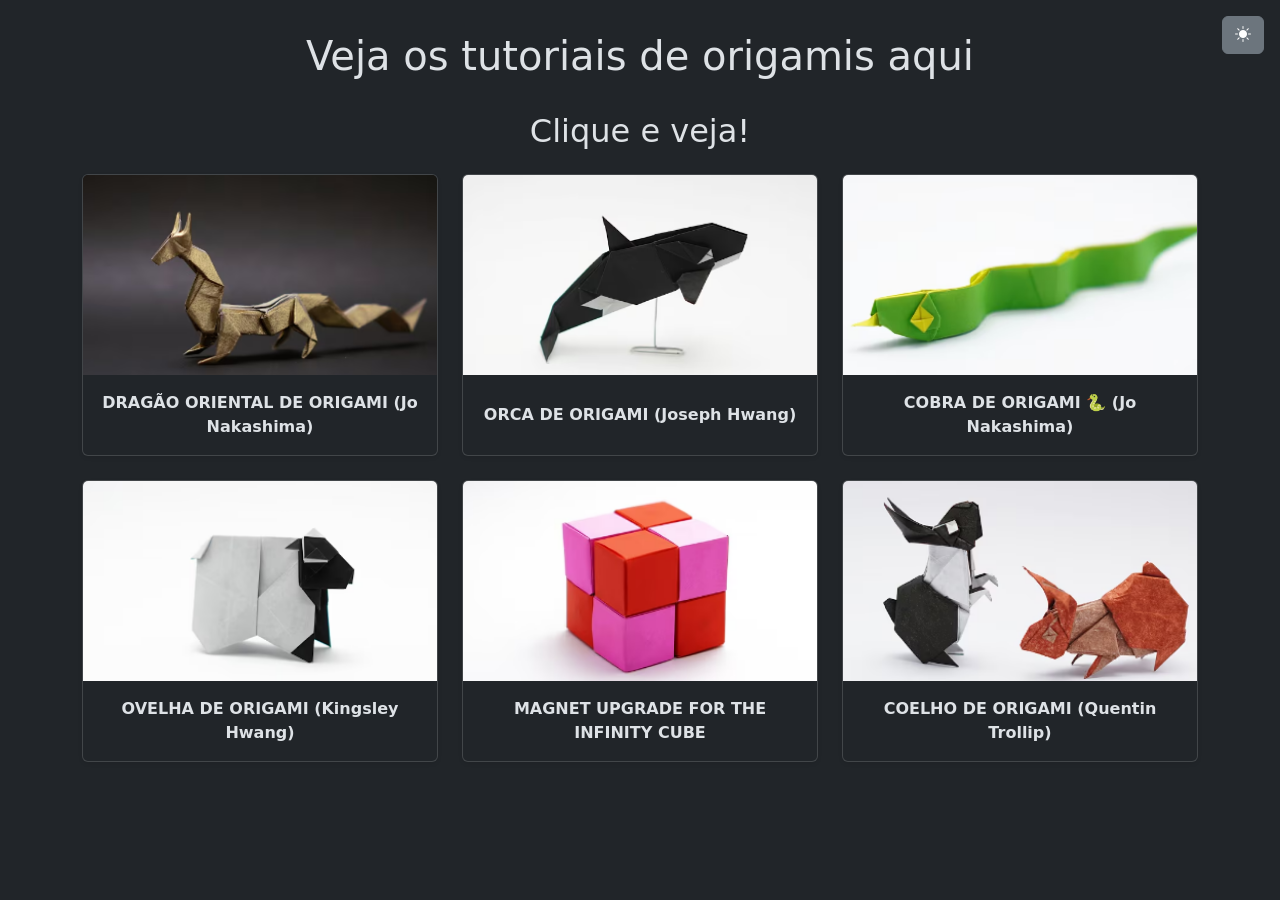
<file: aula18/index.html>
<!doctype html>
<html lang="pt-br" data-bs-theme="dark">
  <head>
    <meta charset="UTF-8" />
    <meta name="viewport" content="width=device-width, initial-scale=1.0" />
    <link
      href="https://cdn.jsdelivr.net/npm/bootstrap@5.3.8/dist/css/bootstrap.min.css"
      rel="stylesheet"
      integrity="sha384-sRIl4kxILFvY47J16cr9ZwB07vP4J8+LH7qKQnuqkuIAvNWLzeN8tE5YBujZqJLB"
      crossorigin="anonymous"
    />
    <link
      rel="stylesheet"
      href="https://cdn.jsdelivr.net/npm/bootstrap-icons@1.13.1/font/bootstrap-icons.min.css"
    />
    <title>Origamis</title>
    <style>
      .card-hover:hover {
        transform: translate(-5px, -2px);
        box-shadow: 0 8px 16px rgba(0, 0, 0, 0.2) !important;
        transition: all 0.5s;
      }
      .card-hover {
        transition: all 0.5s;
      }
    </style>
  </head>
  <body>
    <button
      class="btn btn-secondary position-absolute top-0 end-0 m-3"
      id="alterarTema"
      onclick="mudarTema()"
    >
      <i class="bi bi-brightness-high-fill"></i>
    </button>
    <br>
    <h1 class="text-center m-2">Veja os tutoriais de origamis aqui</h1>
    <br />
    <h2 class="text-center">Clique e veja!</h2>
    <div class="container text-center my-4">
      <div class="row g-4" id="linha"></div>
    </div>

    <!-- Modal -->
    <div
      class="modal fade"
      id="ModalOrigami"
      tabindex="-1"
      aria-labelledby="exampleModalLabel"
      aria-hidden="true"
    >
      <div class="modal-dialog modal-dialog-centered modal-lg">
        <div class="modal-content">
          <div class="modal-header">
            <h1 class="modal-title fs-5" id="tituloModal"></h1>
            <button
              type="button"
              class="btn-close"
              data-bs-dismiss="modal"
              aria-label="Close"
            ></button>
          </div>
          <div class="modal-body">
            <div class="ratio ratio-16x9">
              <iframe
                id="video"
                src=""
                title="YouTube video player"
                frameborder="0"
                allow="
                  accelerometer;
                  autoplay;
                  clipboard-write;
                  encrypted-media;
                  gyroscope;
                  picture-in-picture;
                  web-share;
                "
                referrerpolicy="strict-origin-when-cross-origin"
                allowfullscreen
              ></iframe>
            </div>
          </div>
        </div>
      </div>
    </div>
    <script
      src="https://cdn.jsdelivr.net/npm/bootstrap@5.3.8/dist/js/bootstrap.bundle.min.js"
      integrity="sha384-FKyoEForCGlyvwx9Hj09JcYn3nv7wiPVlz7YYwJrWVcXK/BmnVDxM+D2scQbITxI"
      crossorigin="anonymous"
    ></script>
    <script src="script.js"></script>
  </body>
</html>
</file>
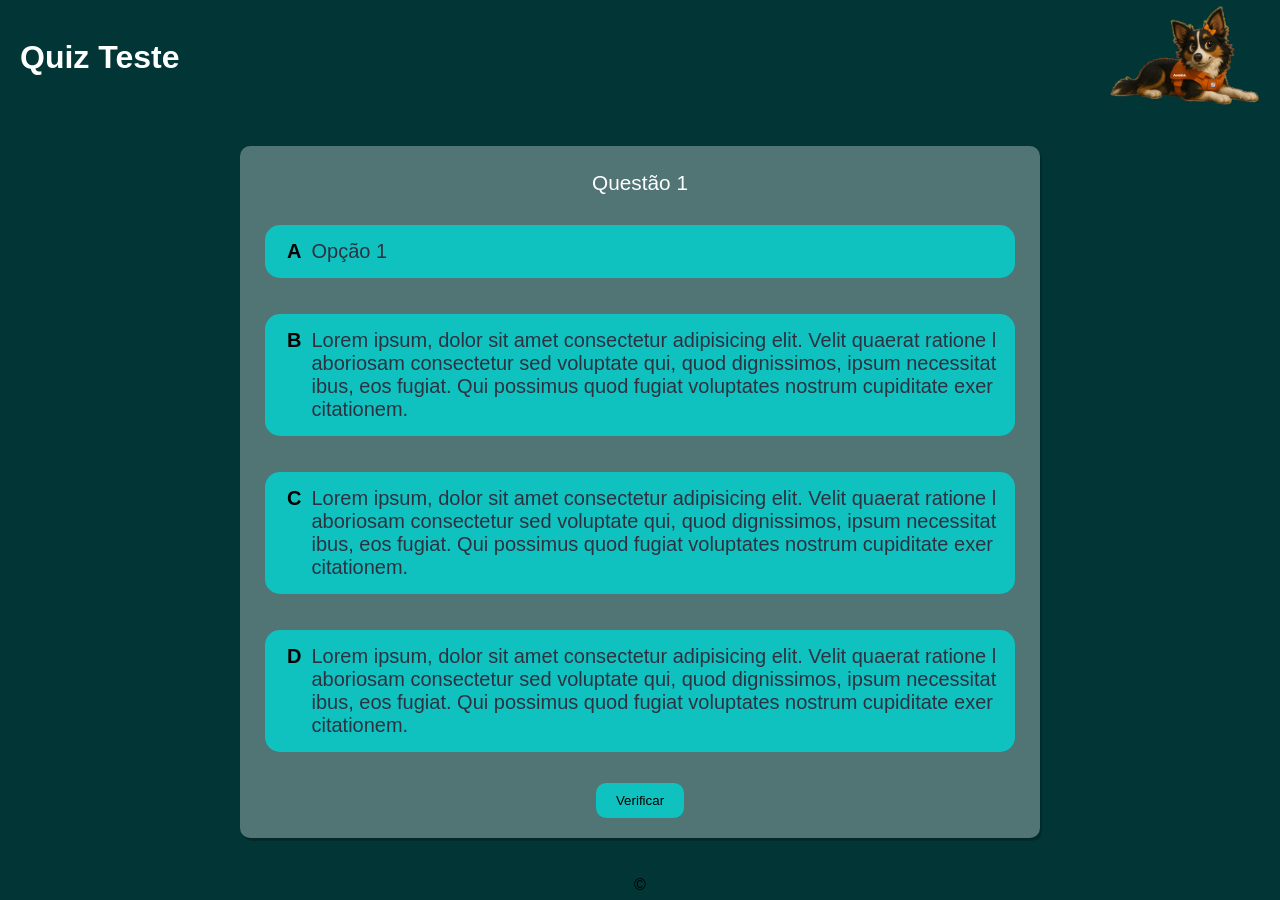
<file: quiz/index.html>
<!DOCTYPE html>
<html lang="pt-br">
<head>
    <meta charset="UTF-8">
    <meta name="viewport" content="width=device-width, initial-scale=1.0">
    <title>Quiz</title>
    <link rel="stylesheet" href="css/estilo.css">
    <link rel="shortcut icon" href="imagens/LogoGirassolwebp.webp" type="image/x-icon">
</head>

<body>

    <header id="cabecalho">

        <h1>Quiz Teste</h1>

        <div><img src="imagens/doguinha.png" alt="Mascote Amora sentada" id="mascote"></div>

    </header>

    <main id="princ">

        <div id="pergunta">
            
            <p id="questao">Qual o primeiro dia da semana?</p>

            <div id="alternat">
                <p class="opcoes">
                    <button class="botao" onclick="selecionarOpcao(0)" id="b0">
                        <span class="letra">A</span>
                        <span class="alter" id="a1">aaaaaaaaaaaaaaaaaaaaaaaaaaaaaaaa</span>
                    </button>
                </p>

                <p class="opcoes">
                    <button class="botao" onclick="selecionarOpcao(1)" id="b1">
                        <span class="letra">B</span>
                        <span class="alter" id="a2">aaaaaaaa</span>
                    </button>
                </p>

                <p class="opcoes">
                    <button class="botao" onclick="selecionarOpcao(2)" id="b2">
                        <span class="letra">C</span>
                        <span class="alter" id="a3">Alt 3</span>
                    </button>
                </p>

                <p class="opcoes">
                    <button class="botao" onclick="selecionarOpcao(3)" id="b3">
                        <span class="letra">D</span>
                        <span class="alter" id="a4">Alt 4</span>
                    </button>
                </p>
                
            </div>

            <div id="paiAmora">
                <img src="imagens/dogbrincando.png" alt="Amora brincando" id="amora1" class="amoraPonto">
                
                <img src="imagens/dogpata.png" alt="Amora sentada com a pata levantada" id="amora2" class="amoraPonto">

                <img src="imagens/dogsentada.png" alt="Amora sentada" id="amora3" class="amoraPonto">
            </div>

            <div id="paiBotoes">
                <button type="submit" id="verificar" onclick="verificar()" class="b">Verificar</button>

                <a href="index.html" id="refresh" class="b">Tentar Novamente</a>

                <button type="submit" id="btn" onclick="enviar()" class="b">Enviar</button>
            </div>
           
           

        </div>


       
    </main>
    
    <footer id="pe">

        &copy; 

    </footer>



    <script src="js/js.js"></script>
</body>

</html>
</file>
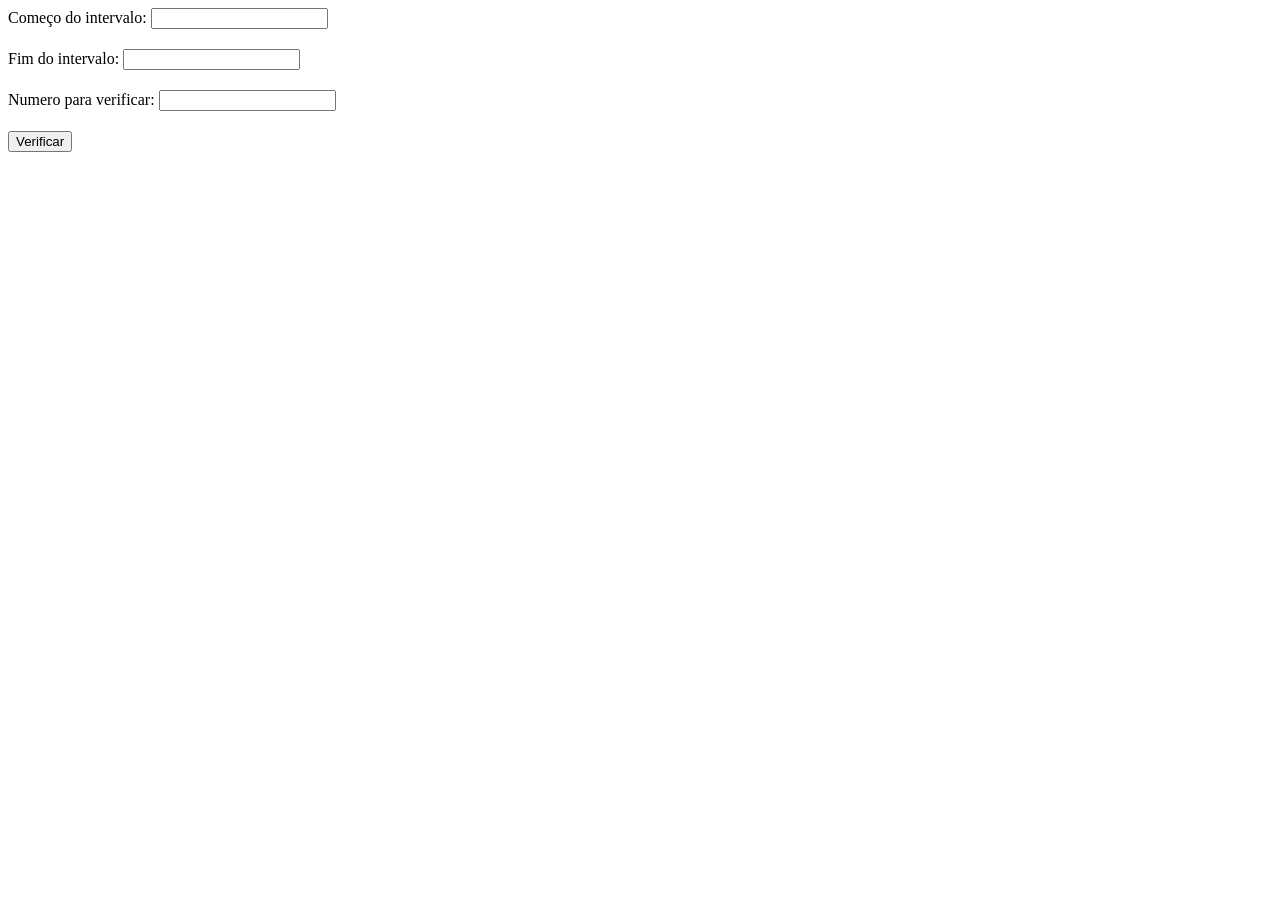
<file: aulacaw/verificaçao2.html>
<!DOCTYPE html>
<html lang="pt-br">
<head>
    <meta charset="UTF-8">
    <meta name="viewport" content="width=device-width, initial-scale=1.0">
    <title>intervalo</title>
    <style>
        label, input{
            margin-bottom: 20px;
        }
    </style>
</head>
<body>
    <label for="inum1">Começo do intervalo:</label>
    <input type="number" name="num1" id="inum1"><br>
    <label for="inum2">Fim do intervalo:</label>
    <input type="number" name="num2" id="inum2"><br>
    <label for="inum">Numero para verificar:</label>
    <input type="number" name="num" id="inum"><br>
    <button onclick="verificar()">Verificar</button>
    <script>
        function verificar(){
            var num1 = document.getElementById('inum1')
            var num2 = document.getElementById('inum2')
            var num = document.getElementById('inum')

            if(num1.value <= num.value && num2.value >= num.value){
                alert('Está no intervalo')
            }else{
                alert('Não está no intervalo')
            }
        }
    </script>
</body>
</html>
</file>
<file: quiz/css/estilo.css>
*{
    margin: 0;
    padding: 0;
    box-sizing: border-box;
    font-family: sans-serif;
}

header{
    padding: 5px;
    padding-left: 20px;
    padding-right: 20px;
    text-align: center;
    background-color: #023535;
    color: #ffffff;
    display: flex;
    justify-content: space-between;
    align-items: center;

}
body{
    margin: 0;
    min-height: 100vh; 
    display: flex;
    flex-direction: column;
}

main{
    flex: 1;
    background-color: #023535;
    position: relative;
    display: flex;
    min-height: 600px;
    justify-content: center;
   align-items: center;
}
a{
    text-decoration: none;
  
       color: #2E3140;
}

#mascote{
    width: 150px;
}

#alternat{
    color: #2E3140;
}

#pergunta{
    background-color: rgba(255, 255, 255, 0.315);
    color: #2E3140;
    margin-top: 20px;
    margin-bottom: 20px;
    min-width: 370px;
    max-width: 800px;
    width: 70%;
    border-radius: 10px;
    box-shadow: 2px 3px rgba(0, 0, 0, 0.2);
    min-height: 500px;
    padding-bottom: 20px;
    position: absolute;
    
}

#questao{
    text-align: center;
    padding: 25px;
    font-size: 1.3em;
    color: white;
}

.opcoes{
    margin-left: 20px;
    margin-bottom: 26px;
    margin-right: 20px;
    display: flex;
    align-items: center;
    margin-left: 20px;
    margin-bottom: 26px;


}

.botao{
    background-color: #0FC2C0;
    border: none;
    margin: 5px;
    display: flex;
    align-items: stretch;
    gap: 10px;
    padding: 15px;
    width: 100%;
    height: auto;
    border-radius: 15px;
    cursor: pointer;
    text-align: left;
    transition: 0.5s;
    word-break: break-all;
    justify-content: center;
}

.letra{
    
    font-size: 20px;
    font-weight: bold;
    margin-left: 7px;
}


.alter{
    
    color: #2E3140;
    font-size: 20px;
    display: flex;
    align-items: center;
    flex: 1 1 0;

}

.botao:hover{
    background-color: #0CABA8;
    transition: all 0.4s;
    cursor: pointer;
    transform: translate(-3px, -2px);
    transition: all 0.5s;
}

#paiBotoes{
    display: flex;
}

.b{
    color: black;
    background-color: #0FC2C0;
    display: block;
    margin: auto;
    padding: 10px 20px;
    border-radius: 10px;
    border: none;
    transition: all 0.5s;
}

.b:hover{
    box-shadow: 2px 3px rgba(0, 0, 0, 0.2);
    transform: translate(-3px, -2px);
    transition: all 0.5s;
    cursor: pointer;
    background-color: #0CABA8;

}

#paiAmora{
    position: absolute;
    bottom: 35px;          
    left: 50%;
    transform: translateX(-50%);
    
    width: 100%;
    height: 300px;    
    pointer-events: none;  
    
}


.amoraPonto{
    position: absolute;
    left: 50%;
    top: 50%;
    transform: translate(-50%, -50%);
    
    width: 27vw;
    max-width: 200px;
    min-width: 100px;
    
    
}

/*#amora1{
    display: none;
}

#amora2{
    display: none;
}

#amora3{
    display: none;
}*/

/*#mascote{
  display: block;
  transform: translate(700px, 250px);
  height: 250px;
  width: 350px;
}*/

footer{
    background-color: #023535;
    text-align: center;
    padding: 6px;

}

.botaoSelecionado{
    background-color: #9AEBA3;
}

.botaoErrado{
    background-color: red;
}

.botaoCerto{
    background-color: green;
}
</file>
